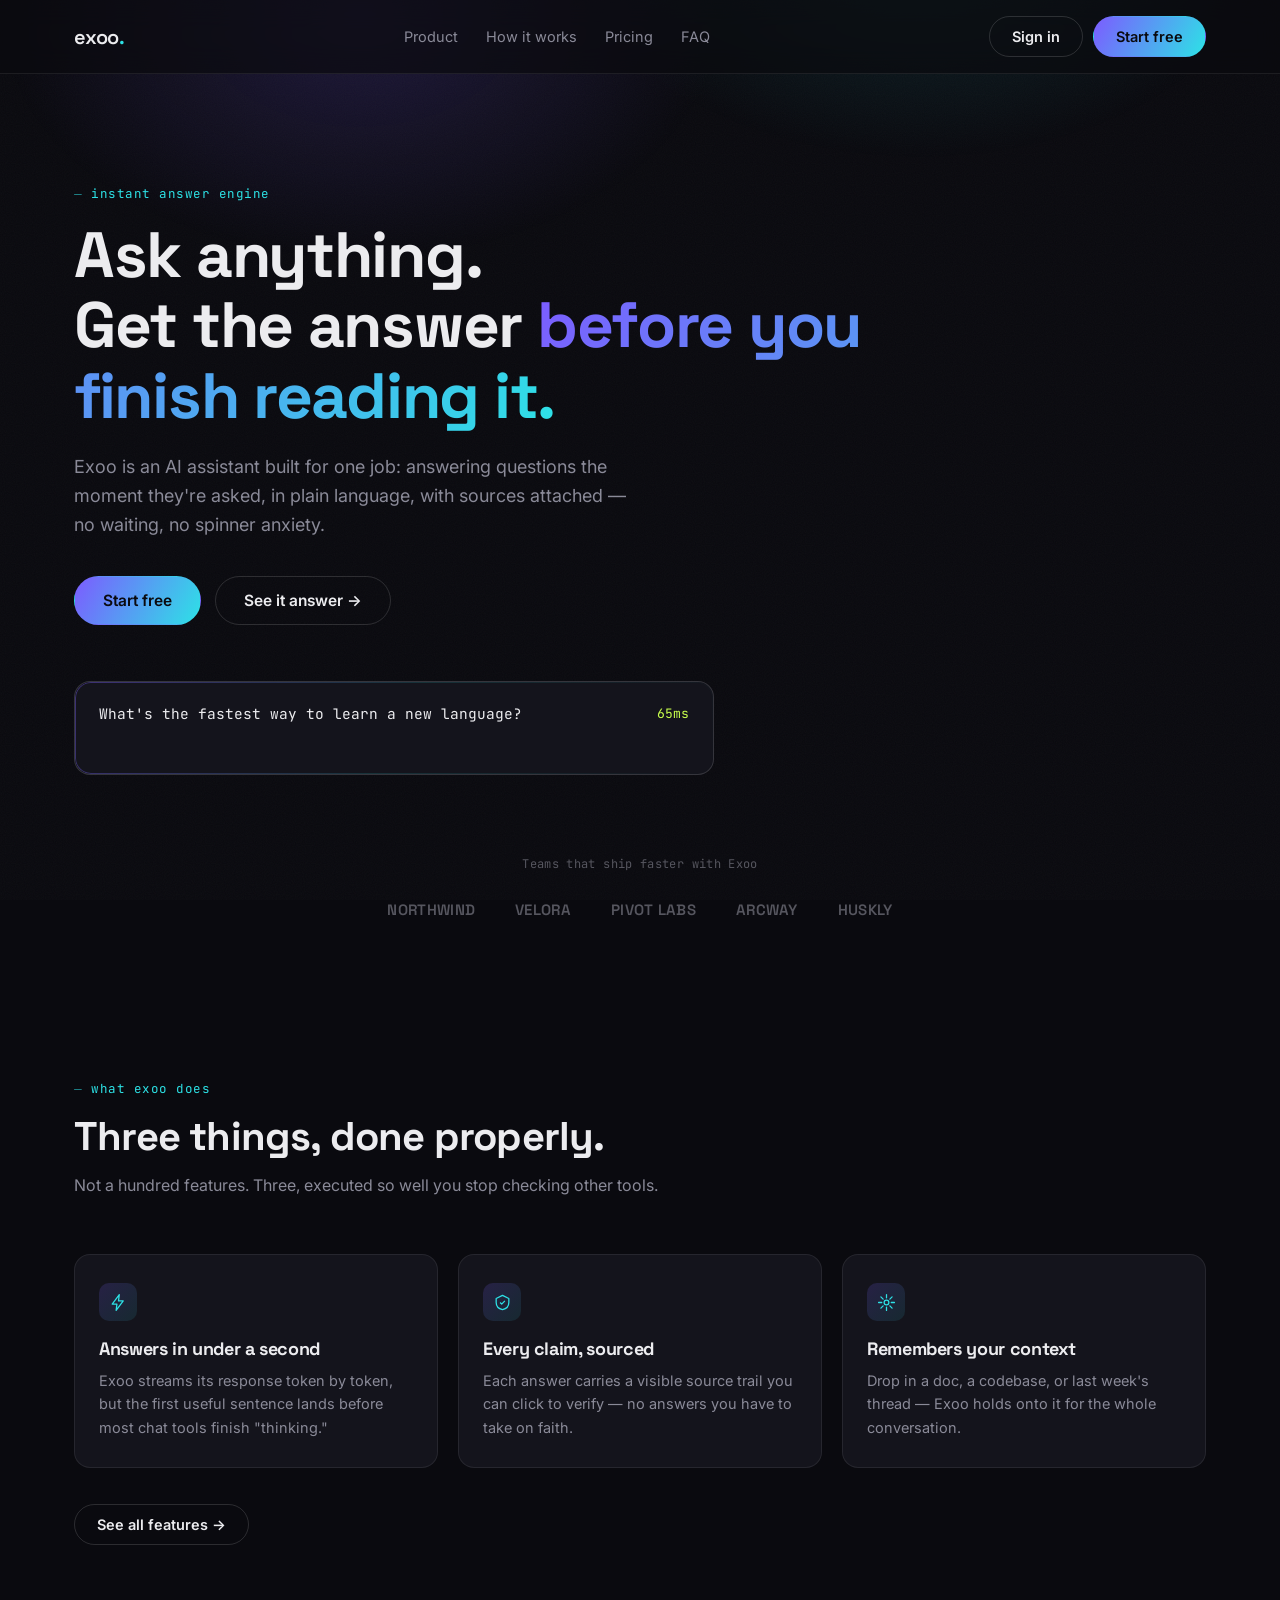
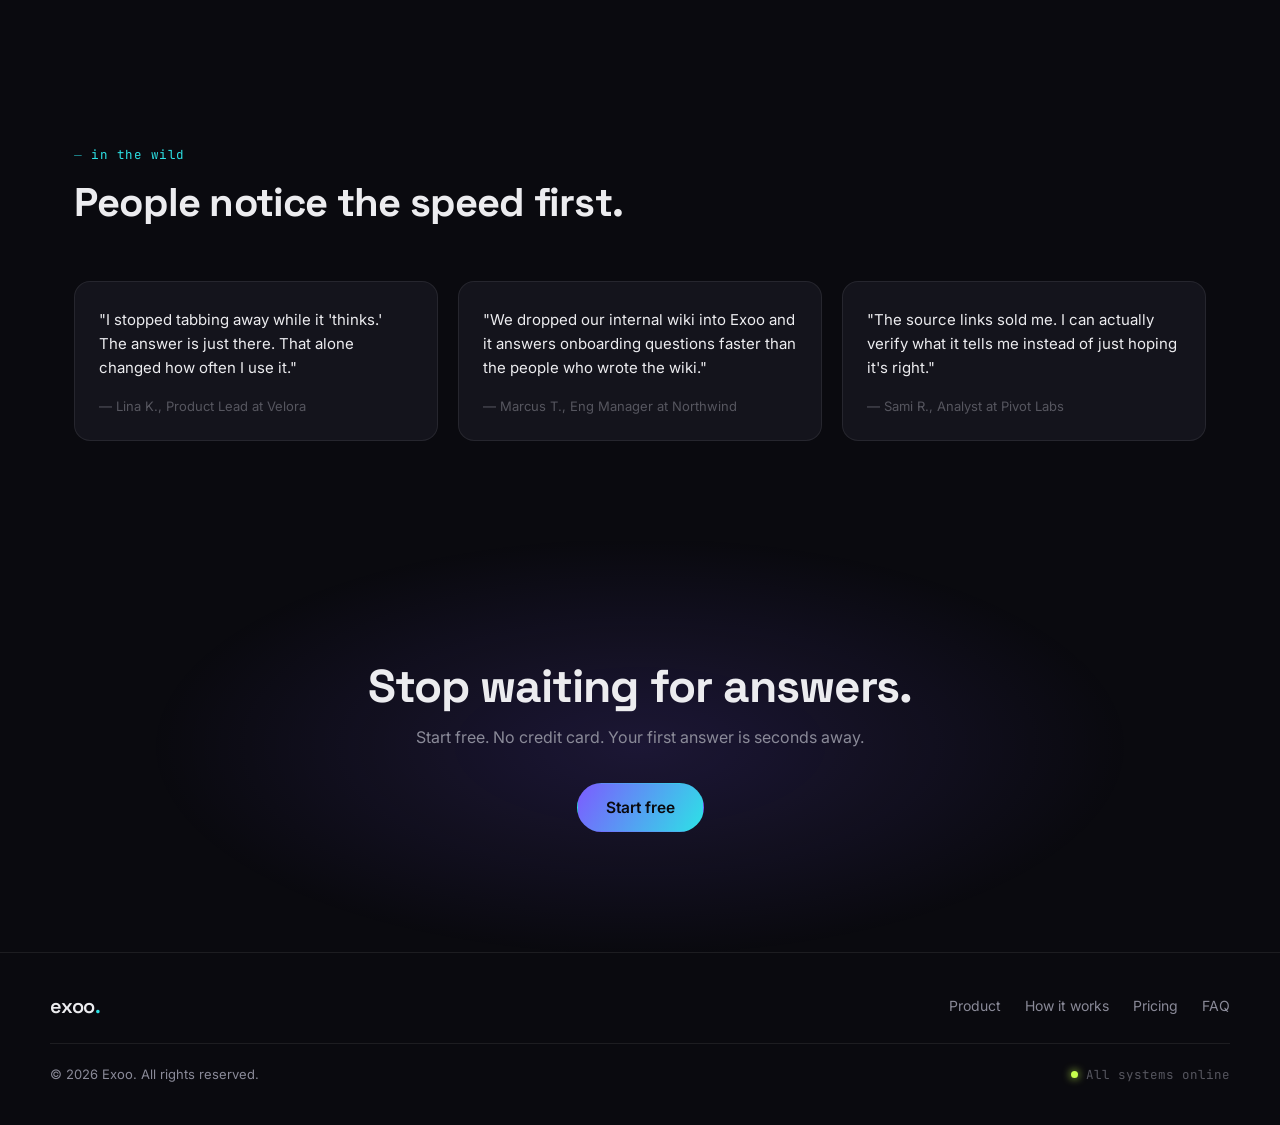
<file: index.html>
<!DOCTYPE html>
<html lang="en">
<head>
<meta charset="UTF-8">
<meta name="viewport" content="width=device-width, initial-scale=1.0">
<title>Exoo — Answers, instantly</title>
<link rel="preconnect" href="https://fonts.googleapis.com">
<link rel="preconnect" href="https://fonts.gstatic.com" crossorigin>
<link href="https://fonts.googleapis.com/css2?family=Space+Grotesk:wght@400;500;600;700&family=Inter:wght@400;500;600;700&family=JetBrains+Mono:wght@400;500&display=swap" rel="stylesheet">
<link rel="stylesheet" href="style.css">
</head>
<body>

<div class="noise"></div>
<div class="bg-glow"></div>

<header class="nav" id="nav">
  <div class="nav-inner">
    <a href="index.html" class="logo">exoo<span class="logo-dot">.</span></a>
    <nav class="nav-links">
      <a href="product.html">Product</a>
      <a href="how-it-works.html">How it works</a>
      <a href="pricing.html">Pricing</a>
      <a href="faq.html">FAQ</a>
    </nav>
    <div class="nav-actions">
      <a href="signin.html" class="btn btn-ghost">Sign in</a>
      <a href="signup.html" class="btn btn-primary">Start free</a>
    </div>
    <button class="nav-toggle" id="navToggle" aria-label="Open menu" aria-expanded="false">
      <span></span><span></span><span></span>
    </button>
  </div>
  <div class="nav-mobile" id="navMobile">
    <a href="product.html">Product</a>
    <a href="how-it-works.html">How it works</a>
    <a href="pricing.html">Pricing</a>
    <a href="faq.html">FAQ</a>
    <a href="signup.html" class="btn btn-primary full">Start free</a>
  </div>
</header>

<main id="top">

  <!-- HERO -->
  <section class="hero">
    <div class="hero-inner">
      <p class="eyebrow mono">⏤ instant answer engine</p>
      <h1 class="hero-title">
        Ask anything.<br>
        Get the answer <span class="grad-text">before you finish reading it.</span>
      </h1>
      <p class="hero-sub">Exoo is an AI assistant built for one job: answering questions the moment they're asked, in plain language, with sources attached — no waiting, no spinner anxiety.</p>
      <div class="hero-ctas">
        <a href="pricing.html" class="btn btn-primary btn-lg">Start free</a>
        <a href="product.html" class="btn btn-ghost btn-lg">See it answer →</a>
      </div>

      <!-- Live demo strip -->
      <div class="ask-strip" id="askStrip">
        <div class="ask-strip-row">
          <span class="ask-q mono" id="askQ">Ask Exoo anything…</span>
          <span class="ask-timer mono" id="askTimer">0ms</span>
        </div>
        <div class="ask-strip-answer" id="askAnswer"></div>
      </div>
    </div>
  </section>

  <!-- LOGOS -->
  <section class="logos">
    <p class="logos-label mono">Teams that ship faster with Exoo</p>
    <div class="logos-row">
      <span>NORTHWIND</span>
      <span>VELORA</span>
      <span>PIVOT&nbsp;LABS</span>
      <span>ARCWAY</span>
      <span>HUSKLY</span>
    </div>
  </section>

  <!-- FEATURES (brief, links to full page) -->
  <section class="features">
    <div class="section-head">
      <p class="eyebrow mono">⏤ what exoo does</p>
      <h2>Three things, done properly.</h2>
      <p class="section-sub">Not a hundred features. Three, executed so well you stop checking other tools.</p>
    </div>
    <div class="feature-grid">
      <div class="feature-card">
        <div class="feature-icon" aria-hidden="true">
          <svg viewBox="0 0 24 24" fill="none"><path d="M13 2L4 14h6l-1 8 9-12h-6l1-8z" stroke="currentColor" stroke-width="1.6" stroke-linejoin="round"/></svg>
        </div>
        <h3>Answers in under a second</h3>
        <p>Exoo streams its response token by token, but the first useful sentence lands before most chat tools finish "thinking."</p>
      </div>
      <div class="feature-card">
        <div class="feature-icon" aria-hidden="true">
          <svg viewBox="0 0 24 24" fill="none"><path d="M9 12l2 2 4-4M12 3l8 4v5c0 5-3.5 8-8 9-4.5-1-8-4-8-9V7l8-4z" stroke="currentColor" stroke-width="1.6" stroke-linejoin="round"/></svg>
        </div>
        <h3>Every claim, sourced</h3>
        <p>Each answer carries a visible source trail you can click to verify — no answers you have to take on faith.</p>
      </div>
      <div class="feature-card">
        <div class="feature-icon" aria-hidden="true">
          <svg viewBox="0 0 24 24" fill="none"><circle cx="12" cy="12" r="3" stroke="currentColor" stroke-width="1.6"/><path d="M12 2v4M12 18v4M4.93 4.93l2.83 2.83M16.24 16.24l2.83 2.83M2 12h4M18 12h4M4.93 19.07l2.83-2.83M16.24 7.76l2.83-2.83" stroke="currentColor" stroke-width="1.6" stroke-linecap="round"/></svg>
        </div>
        <h3>Remembers your context</h3>
        <p>Drop in a doc, a codebase, or last week's thread — Exoo holds onto it for the whole conversation.</p>
      </div>
    </div>
    <div style="margin-top:36px;">
      <a href="product.html" class="btn btn-ghost">See all features →</a>
    </div>
  </section>

  <!-- TESTIMONIALS -->
  <section class="testimonials">
    <div class="section-head">
      <p class="eyebrow mono">⏤ in the wild</p>
      <h2>People notice the speed first.</h2>
    </div>
    <div class="testimonial-grid">
      <blockquote class="testimonial-card">
        <p>"I stopped tabbing away while it 'thinks.' The answer is just there. That alone changed how often I use it."</p>
        <footer>— Lina K., Product Lead at Velora</footer>
      </blockquote>
      <blockquote class="testimonial-card">
        <p>"We dropped our internal wiki into Exoo and it answers onboarding questions faster than the people who wrote the wiki."</p>
        <footer>— Marcus T., Eng Manager at Northwind</footer>
      </blockquote>
      <blockquote class="testimonial-card">
        <p>"The source links sold me. I can actually verify what it tells me instead of just hoping it's right."</p>
        <footer>— Sami R., Analyst at Pivot Labs</footer>
      </blockquote>
    </div>
  </section>

  <!-- FINAL CTA -->
  <section class="final-cta">
    <div class="final-cta-glow"></div>
    <h2>Stop waiting for answers.</h2>
    <p>Start free. No credit card. Your first answer is seconds away.</p>
    <a href="signup.html" class="btn btn-primary btn-lg">Start free</a>
  </section>

</main>

<footer class="footer">
  <div class="footer-top">
    <a href="index.html" class="logo">exoo<span class="logo-dot">.</span></a>
    <nav class="footer-links">
      <a href="product.html">Product</a>
      <a href="how-it-works.html">How it works</a>
      <a href="pricing.html">Pricing</a>
      <a href="faq.html">FAQ</a>
    </nav>
  </div>
  <div class="footer-bottom">
    <p>© 2026 Exoo. All rights reserved.</p>
    <div class="status mono"><span class="status-dot"></span> All systems online</div>
  </div>
</footer>

<script src="script.js"></script>
</body>
</html>
</file>
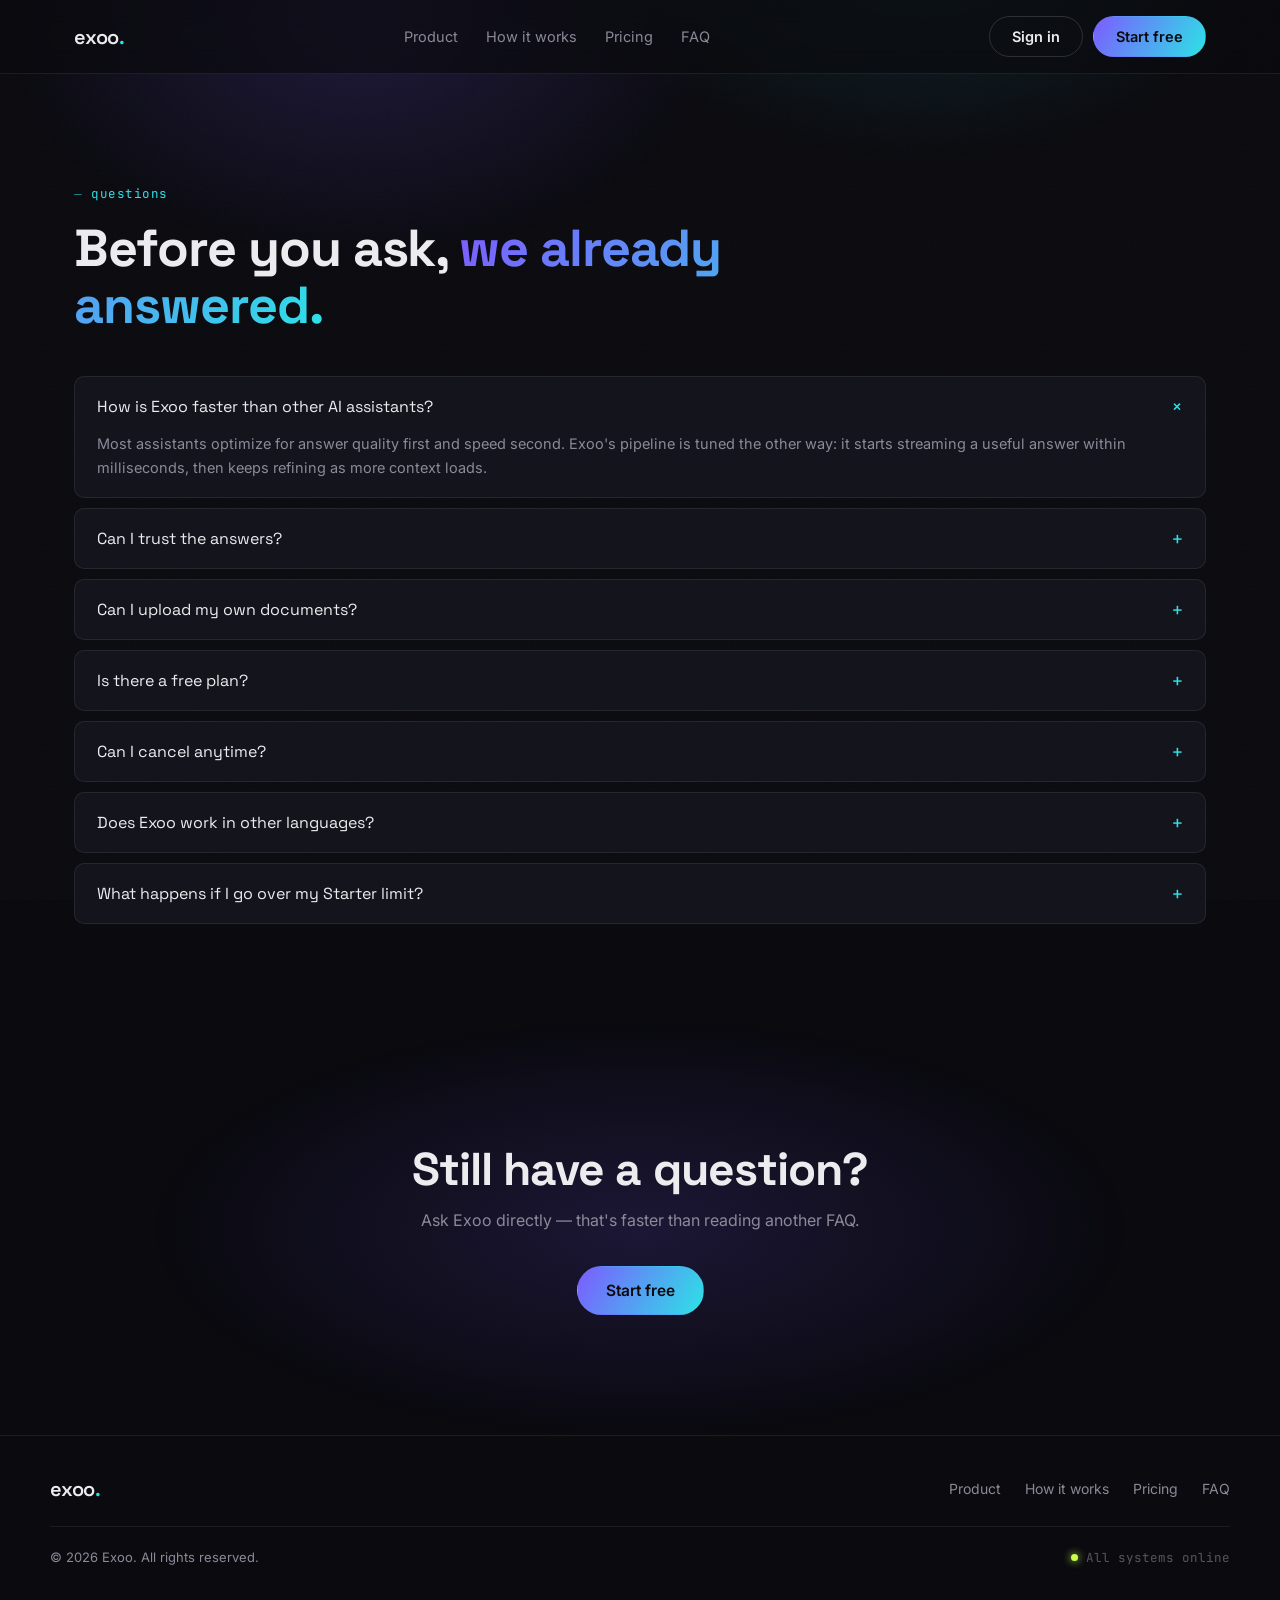
<file: faq.html>
<!DOCTYPE html>
<html lang="en">
<head>
<meta charset="UTF-8">
<meta name="viewport" content="width=device-width, initial-scale=1.0">
<title>FAQ — Exoo</title>
<link rel="preconnect" href="https://fonts.googleapis.com">
<link rel="preconnect" href="https://fonts.gstatic.com" crossorigin>
<link href="https://fonts.googleapis.com/css2?family=Space+Grotesk:wght@400;500;600;700&family=Inter:wght@400;500;600;700&family=JetBrains+Mono:wght@400;500&display=swap" rel="stylesheet">
<link rel="stylesheet" href="style.css">
</head>
<body>

<div class="noise"></div>
<div class="bg-glow"></div>

<header class="nav" id="nav">
  <div class="nav-inner">
    <a href="index.html" class="logo">exoo<span class="logo-dot">.</span></a>
    <nav class="nav-links">
      <a href="product.html">Product</a>
      <a href="how-it-works.html">How it works</a>
      <a href="pricing.html">Pricing</a>
      <a href="faq.html">FAQ</a>
    </nav>
    <div class="nav-actions">
      <a href="signin.html" class="btn btn-ghost">Sign in</a>
      <a href="signup.html" class="btn btn-primary">Start free</a>
    </div>
    <button class="nav-toggle" id="navToggle" aria-label="Open menu" aria-expanded="false">
      <span></span><span></span><span></span>
    </button>
  </div>
  <div class="nav-mobile" id="navMobile">
    <a href="product.html">Product</a>
    <a href="how-it-works.html">How it works</a>
    <a href="pricing.html">Pricing</a>
    <a href="faq.html">FAQ</a>
    <a href="signup.html" class="btn btn-primary full">Start free</a>
  </div>
</header>

<main>

  <section class="hero" style="padding-bottom:20px;">
    <div class="hero-inner">
      <p class="eyebrow mono">⏤ questions</p>
      <h1 class="hero-title" style="font-size:clamp(32px,5vw,52px);">
        Before you ask, <span class="grad-text">we already answered.</span>
      </h1>
    </div>
  </section>

  <section class="faq" style="padding-top:0;">
    <div class="faq-list">
      <details class="faq-item" open>
        <summary>How is Exoo faster than other AI assistants?<span class="faq-icon">+</span></summary>
        <p>Most assistants optimize for answer quality first and speed second. Exoo's pipeline is tuned the other way: it starts streaming a useful answer within milliseconds, then keeps refining as more context loads.</p>
      </details>
      <details class="faq-item">
        <summary>Can I trust the answers?<span class="faq-icon">+</span></summary>
        <p>Every answer comes with inline source citations you can click to verify. If Exoo isn't confident, it says so instead of guessing.</p>
      </details>
      <details class="faq-item">
        <summary>Can I upload my own documents?<span class="faq-icon">+</span></summary>
        <p>Yes. Pro and Team plans let you upload docs, PDFs, or connect a codebase, and Exoo will answer using that context for the rest of the conversation.</p>
      </details>
      <details class="faq-item">
        <summary>Is there a free plan?<span class="faq-icon">+</span></summary>
        <p>Yes. Starter gives you 50 questions a month at no cost, no credit card required.</p>
      </details>
      <details class="faq-item">
        <summary>Can I cancel anytime?<span class="faq-icon">+</span></summary>
        <p>Yes. Cancel from your account settings at any time — you'll keep access until the end of your billing period.</p>
      </details>
      <details class="faq-item">
        <summary>Does Exoo work in other languages?<span class="faq-icon">+</span></summary>
        <p>Yes. Ask in whichever language you're comfortable with — Exoo answers in that same language by default.</p>
      </details>
      <details class="faq-item">
        <summary>What happens if I go over my Starter limit?<span class="faq-icon">+</span></summary>
        <p>You'll get a heads-up in the app once you're close. You can upgrade to Pro at any point to keep going without interruption.</p>
      </details>
    </div>
  </section>

  <section class="final-cta">
    <div class="final-cta-glow"></div>
    <h2>Still have a question?</h2>
    <p>Ask Exoo directly — that's faster than reading another FAQ.</p>
    <a href="signup.html" class="btn btn-primary btn-lg">Start free</a>
  </section>

</main>

<footer class="footer">
  <div class="footer-top">
    <a href="index.html" class="logo">exoo<span class="logo-dot">.</span></a>
    <nav class="footer-links">
      <a href="product.html">Product</a>
      <a href="how-it-works.html">How it works</a>
      <a href="pricing.html">Pricing</a>
      <a href="faq.html">FAQ</a>
    </nav>
  </div>
  <div class="footer-bottom">
    <p>© 2026 Exoo. All rights reserved.</p>
    <div class="status mono"><span class="status-dot"></span> All systems online</div>
  </div>
</footer>

<script src="script.js"></script>
</body>
</html>
</file>
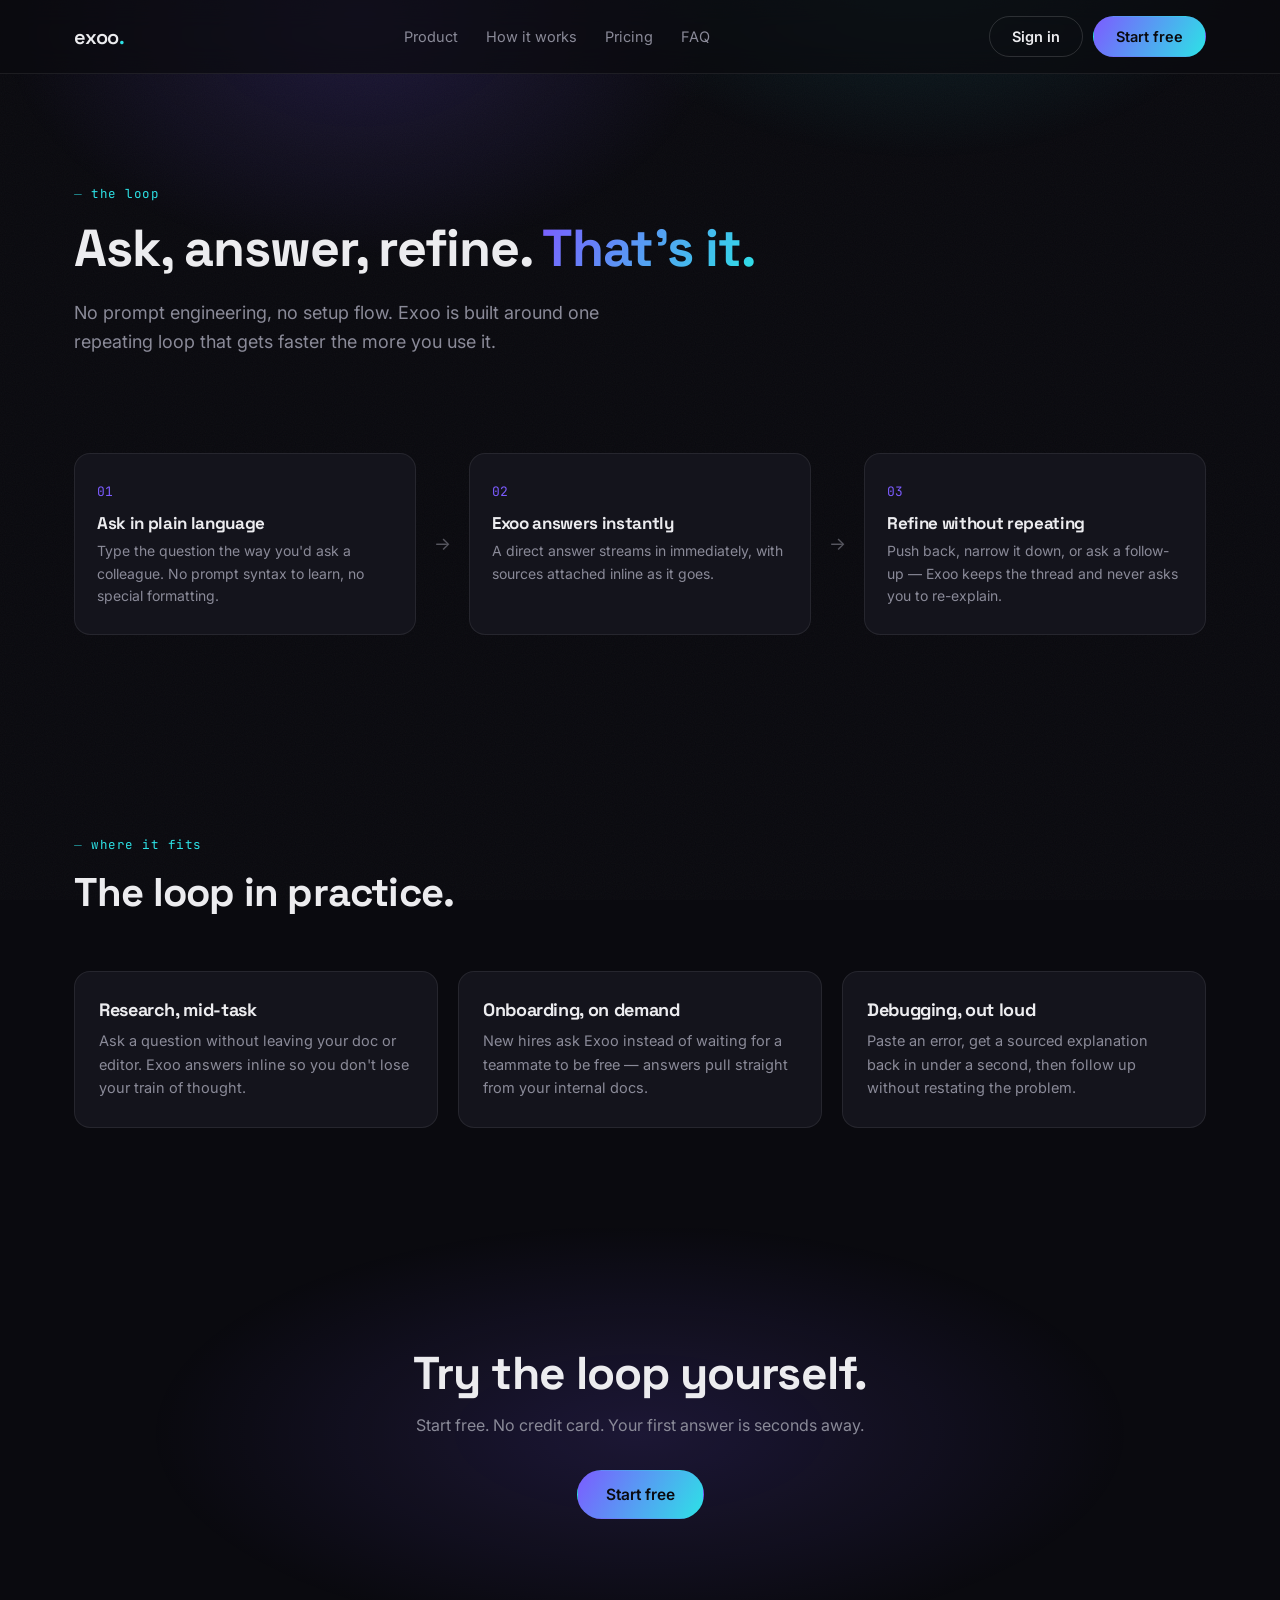
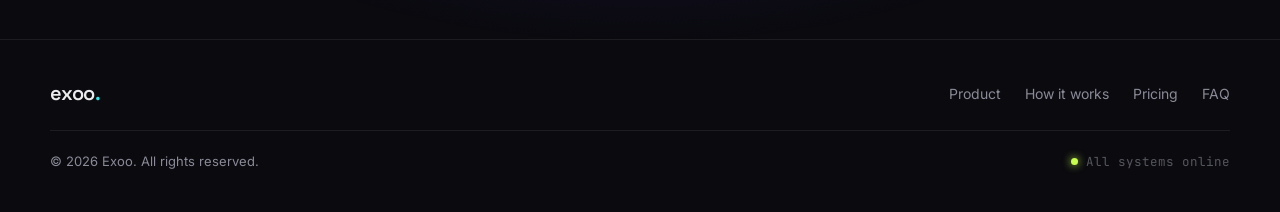
<file: how-it-works.html>
<!DOCTYPE html>
<html lang="en">
<head>
<meta charset="UTF-8">
<meta name="viewport" content="width=device-width, initial-scale=1.0">
<title>How it works — Exoo</title>
<link rel="preconnect" href="https://fonts.googleapis.com">
<link rel="preconnect" href="https://fonts.gstatic.com" crossorigin>
<link href="https://fonts.googleapis.com/css2?family=Space+Grotesk:wght@400;500;600;700&family=Inter:wght@400;500;600;700&family=JetBrains+Mono:wght@400;500&display=swap" rel="stylesheet">
<link rel="stylesheet" href="style.css">
</head>
<body>

<div class="noise"></div>
<div class="bg-glow"></div>

<header class="nav" id="nav">
  <div class="nav-inner">
    <a href="index.html" class="logo">exoo<span class="logo-dot">.</span></a>
    <nav class="nav-links">
      <a href="product.html">Product</a>
      <a href="how-it-works.html">How it works</a>
      <a href="pricing.html">Pricing</a>
      <a href="faq.html">FAQ</a>
    </nav>
    <div class="nav-actions">
      <a href="signin.html" class="btn btn-ghost">Sign in</a>
      <a href="signup.html" class="btn btn-primary">Start free</a>
    </div>
    <button class="nav-toggle" id="navToggle" aria-label="Open menu" aria-expanded="false">
      <span></span><span></span><span></span>
    </button>
  </div>
  <div class="nav-mobile" id="navMobile">
    <a href="product.html">Product</a>
    <a href="how-it-works.html">How it works</a>
    <a href="pricing.html">Pricing</a>
    <a href="faq.html">FAQ</a>
    <a href="signup.html" class="btn btn-primary full">Start free</a>
  </div>
</header>

<main>

  <section class="hero" style="padding-bottom:40px;">
    <div class="hero-inner">
      <p class="eyebrow mono">⏤ the loop</p>
      <h1 class="hero-title" style="font-size:clamp(32px,5vw,52px);">
        Ask, answer, refine. <span class="grad-text">That's it.</span>
      </h1>
      <p class="hero-sub">No prompt engineering, no setup flow. Exoo is built around one repeating loop that gets faster the more you use it.</p>
    </div>
  </section>

  <section class="how" style="padding-top:20px;">
    <div class="how-flow">
      <div class="how-step">
        <span class="how-num mono">01</span>
        <h3>Ask in plain language</h3>
        <p>Type the question the way you'd ask a colleague. No prompt syntax to learn, no special formatting.</p>
      </div>
      <div class="how-arrow" aria-hidden="true">→</div>
      <div class="how-step">
        <span class="how-num mono">02</span>
        <h3>Exoo answers instantly</h3>
        <p>A direct answer streams in immediately, with sources attached inline as it goes.</p>
      </div>
      <div class="how-arrow" aria-hidden="true">→</div>
      <div class="how-step">
        <span class="how-num mono">03</span>
        <h3>Refine without repeating</h3>
        <p>Push back, narrow it down, or ask a follow-up — Exoo keeps the thread and never asks you to re-explain.</p>
      </div>
    </div>
  </section>

  <!-- EXTRA DETAIL: typical use cases -->
  <section class="features">
    <div class="section-head">
      <p class="eyebrow mono">⏤ where it fits</p>
      <h2>The loop in practice.</h2>
    </div>
    <div class="feature-grid">
      <div class="feature-card">
        <h3>Research, mid-task</h3>
        <p>Ask a question without leaving your doc or editor. Exoo answers inline so you don't lose your train of thought.</p>
      </div>
      <div class="feature-card">
        <h3>Onboarding, on demand</h3>
        <p>New hires ask Exoo instead of waiting for a teammate to be free — answers pull straight from your internal docs.</p>
      </div>
      <div class="feature-card">
        <h3>Debugging, out loud</h3>
        <p>Paste an error, get a sourced explanation back in under a second, then follow up without restating the problem.</p>
      </div>
    </div>
  </section>

  <section class="final-cta">
    <div class="final-cta-glow"></div>
    <h2>Try the loop yourself.</h2>
    <p>Start free. No credit card. Your first answer is seconds away.</p>
    <a href="signup.html" class="btn btn-primary btn-lg">Start free</a>
  </section>

</main>

<footer class="footer">
  <div class="footer-top">
    <a href="index.html" class="logo">exoo<span class="logo-dot">.</span></a>
    <nav class="footer-links">
      <a href="product.html">Product</a>
      <a href="how-it-works.html">How it works</a>
      <a href="pricing.html">Pricing</a>
      <a href="faq.html">FAQ</a>
    </nav>
  </div>
  <div class="footer-bottom">
    <p>© 2026 Exoo. All rights reserved.</p>
    <div class="status mono"><span class="status-dot"></span> All systems online</div>
  </div>
</footer>

<script src="script.js"></script>
</body>
</html>
</file>
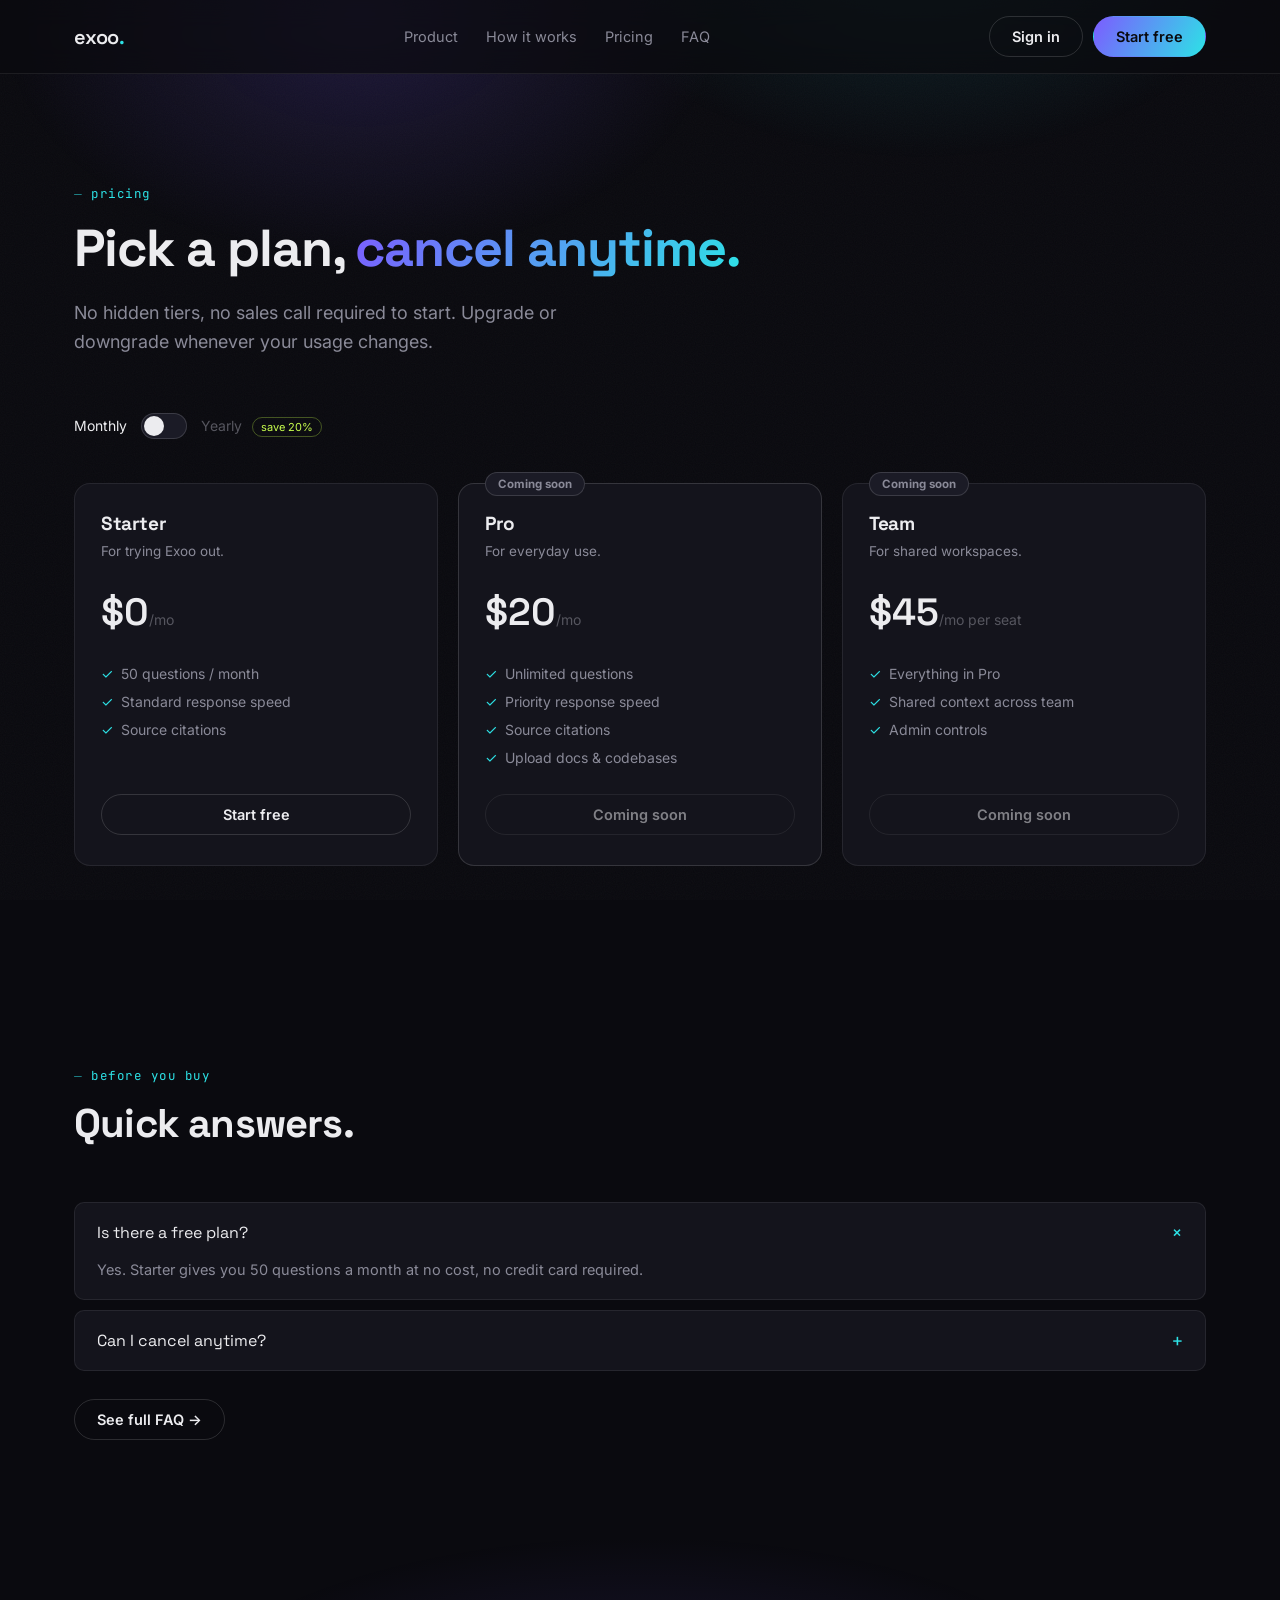
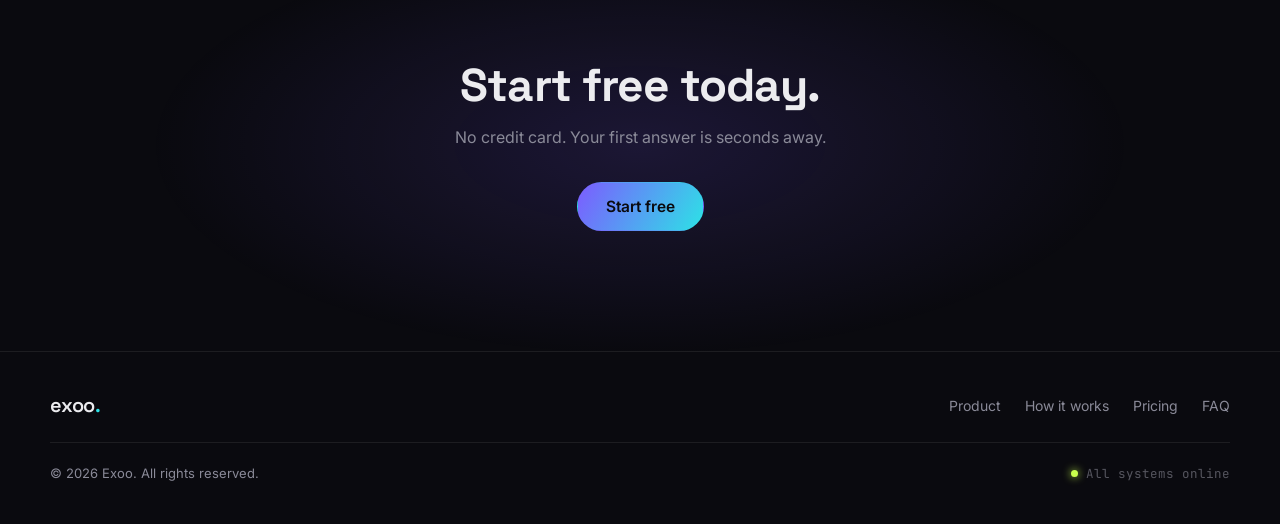
<file: pricing.html>
<!DOCTYPE html>
<html lang="en">
<head>
<meta charset="UTF-8">
<meta name="viewport" content="width=device-width, initial-scale=1.0">
<title>Pricing — Exoo</title>
<link rel="preconnect" href="https://fonts.googleapis.com">
<link rel="preconnect" href="https://fonts.gstatic.com" crossorigin>
<link href="https://fonts.googleapis.com/css2?family=Space+Grotesk:wght@400;500;600;700&family=Inter:wght@400;500;600;700&family=JetBrains+Mono:wght@400;500&display=swap" rel="stylesheet">
<link rel="stylesheet" href="style.css">
</head>
<body>

<div class="noise"></div>
<div class="bg-glow"></div>

<header class="nav" id="nav">
  <div class="nav-inner">
    <a href="index.html" class="logo">exoo<span class="logo-dot">.</span></a>
    <nav class="nav-links">
      <a href="product.html">Product</a>
      <a href="how-it-works.html">How it works</a>
      <a href="pricing.html">Pricing</a>
      <a href="faq.html">FAQ</a>
    </nav>
    <div class="nav-actions">
      <a href="signin.html" class="btn btn-ghost">Sign in</a>
      <a href="signup.html" class="btn btn-primary">Start free</a>
    </div>
    <button class="nav-toggle" id="navToggle" aria-label="Open menu" aria-expanded="false">
      <span></span><span></span><span></span>
    </button>
  </div>
  <div class="nav-mobile" id="navMobile">
    <a href="product.html">Product</a>
    <a href="how-it-works.html">How it works</a>
    <a href="pricing.html">Pricing</a>
    <a href="faq.html">FAQ</a>
    <a href="signup.html" class="btn btn-primary full">Start free</a>
  </div>
</header>

<main>

  <section class="hero" style="padding-bottom:20px;">
    <div class="hero-inner">
      <p class="eyebrow mono">⏤ pricing</p>
      <h1 class="hero-title" style="font-size:clamp(32px,5vw,52px);">
        Pick a plan, <span class="grad-text">cancel anytime.</span>
      </h1>
      <p class="hero-sub">No hidden tiers, no sales call required to start. Upgrade or downgrade whenever your usage changes.</p>
    </div>
  </section>

  <section class="pricing" style="padding-top:0;">
    <div class="pricing-toggle">
      <span class="toggle-label active" id="labelMonthly">Monthly</span>
      <button class="toggle-switch" id="billingToggle" role="switch" aria-checked="false" aria-label="Toggle yearly billing">
        <span class="toggle-knob"></span>
      </button>
      <span class="toggle-label" id="labelYearly">Yearly <span class="save-tag">save 20%</span></span>
    </div>

    <div class="pricing-grid">
      <div class="price-card">
        <h3>Starter</h3>
        <p class="price-desc">For trying Exoo out.</p>
        <p class="price-amount"><span class="amt" data-monthly="0" data-yearly="0">$0</span><span class="per">/mo</span></p>
        <ul class="price-features">
          <li>50 questions / month</li>
          <li>Standard response speed</li>
          <li>Source citations</li>
        </ul>
        <a href="signup.html" class="btn btn-ghost full">Start free</a>
      </div>
      <div class="price-card featured coming-soon">
        <span class="price-badge soon-badge">Coming soon</span>
        <h3>Pro</h3>
        <p class="price-desc">For everyday use.</p>
        <p class="price-amount"><span class="amt" data-monthly="20" data-yearly="16">$20</span><span class="per">/mo</span></p>
        <ul class="price-features">
          <li>Unlimited questions</li>
          <li>Priority response speed</li>
          <li>Source citations</li>
          <li>Upload docs &amp; codebases</li>
        </ul>
        <button class="btn btn-ghost full" disabled>Coming soon</button>
      </div>
      <div class="price-card coming-soon">
        <span class="price-badge soon-badge">Coming soon</span>
        <h3>Team</h3>
        <p class="price-desc">For shared workspaces.</p>
        <p class="price-amount"><span class="amt" data-monthly="45" data-yearly="36">$45</span><span class="per">/mo per seat</span></p>
        <ul class="price-features">
          <li>Everything in Pro</li>
          <li>Shared context across team</li>
          <li>Admin controls</li>
        </ul>
        <button class="btn btn-ghost full" disabled>Coming soon</button>
      </div>
    </div>
  </section>

  <!-- FAQ teaser linking to full FAQ page -->
  <section class="faq">
    <div class="section-head">
      <p class="eyebrow mono">⏤ before you buy</p>
      <h2>Quick answers.</h2>
    </div>
    <div class="faq-list">
      <details class="faq-item" open>
        <summary>Is there a free plan?<span class="faq-icon">+</span></summary>
        <p>Yes. Starter gives you 50 questions a month at no cost, no credit card required.</p>
      </details>
      <details class="faq-item">
        <summary>Can I cancel anytime?<span class="faq-icon">+</span></summary>
        <p>Yes. Cancel from your account settings at any time — you'll keep access until the end of your billing period.</p>
      </details>
    </div>
    <div style="margin-top:28px;">
      <a href="faq.html" class="btn btn-ghost">See full FAQ →</a>
    </div>
  </section>

  <section class="final-cta">
    <div class="final-cta-glow"></div>
    <h2>Start free today.</h2>
    <p>No credit card. Your first answer is seconds away.</p>
    <a href="signup.html" class="btn btn-primary btn-lg">Start free</a>
  </section>

</main>

<footer class="footer">
  <div class="footer-top">
    <a href="index.html" class="logo">exoo<span class="logo-dot">.</span></a>
    <nav class="footer-links">
      <a href="product.html">Product</a>
      <a href="how-it-works.html">How it works</a>
      <a href="pricing.html">Pricing</a>
      <a href="faq.html">FAQ</a>
    </nav>
  </div>
  <div class="footer-bottom">
    <p>© 2026 Exoo. All rights reserved.</p>
    <div class="status mono"><span class="status-dot"></span> All systems online</div>
  </div>
</footer>

<script src="script.js"></script>
</body>
</html>
</file>
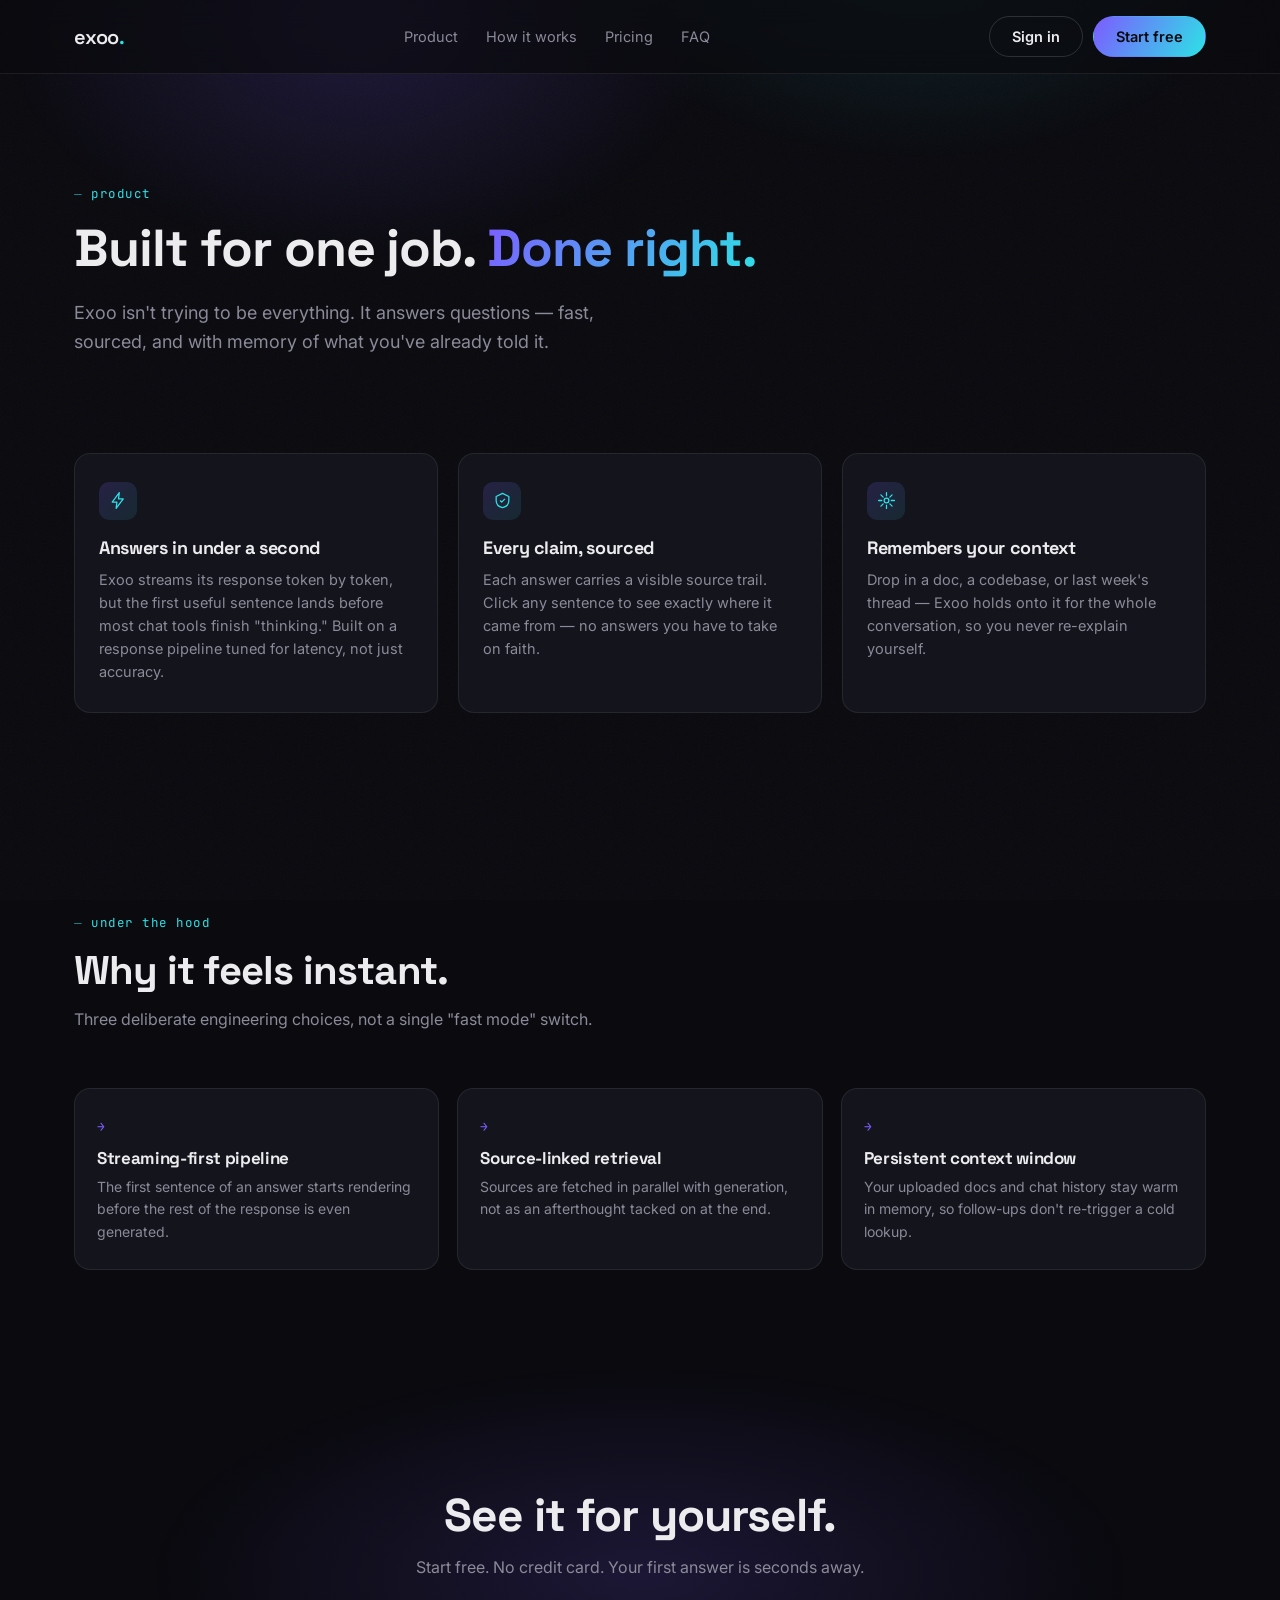
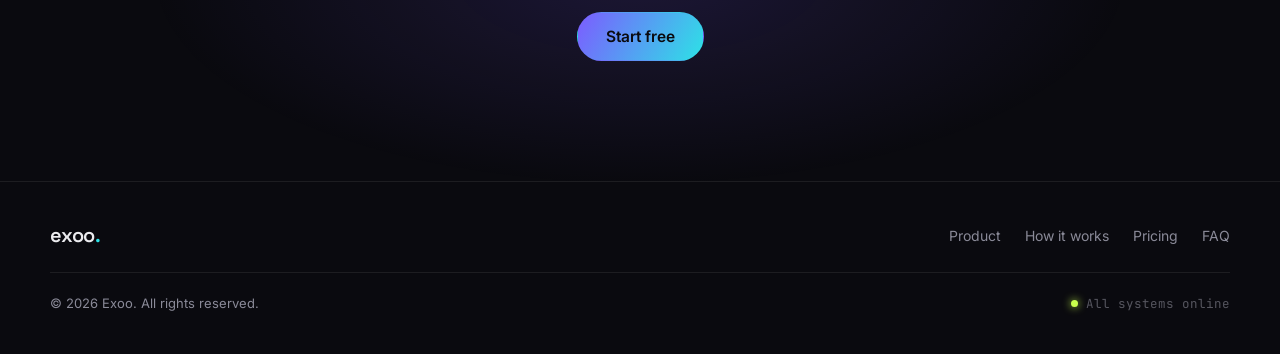
<file: product.html>
<!DOCTYPE html>
<html lang="en">
<head>
<meta charset="UTF-8">
<meta name="viewport" content="width=device-width, initial-scale=1.0">
<title>Product — Exoo</title>
<link rel="preconnect" href="https://fonts.googleapis.com">
<link rel="preconnect" href="https://fonts.gstatic.com" crossorigin>
<link href="https://fonts.googleapis.com/css2?family=Space+Grotesk:wght@400;500;600;700&family=Inter:wght@400;500;600;700&family=JetBrains+Mono:wght@400;500&display=swap" rel="stylesheet">
<link rel="stylesheet" href="style.css">
</head>
<body>

<div class="noise"></div>
<div class="bg-glow"></div>

<header class="nav" id="nav">
  <div class="nav-inner">
    <a href="index.html" class="logo">exoo<span class="logo-dot">.</span></a>
    <nav class="nav-links">
      <a href="product.html">Product</a>
      <a href="how-it-works.html">How it works</a>
      <a href="pricing.html">Pricing</a>
      <a href="faq.html">FAQ</a>
    </nav>
    <div class="nav-actions">
      <a href="signin.html" class="btn btn-ghost">Sign in</a>
      <a href="signup.html" class="btn btn-primary">Start free</a>
    </div>
    <button class="nav-toggle" id="navToggle" aria-label="Open menu" aria-expanded="false">
      <span></span><span></span><span></span>
    </button>
  </div>
  <div class="nav-mobile" id="navMobile">
    <a href="product.html">Product</a>
    <a href="how-it-works.html">How it works</a>
    <a href="pricing.html">Pricing</a>
    <a href="faq.html">FAQ</a>
    <a href="signup.html" class="btn btn-primary full">Start free</a>
  </div>
</header>

<main>

  <section class="hero" style="padding-bottom:40px;">
    <div class="hero-inner">
      <p class="eyebrow mono">⏤ product</p>
      <h1 class="hero-title" style="font-size:clamp(32px,5vw,52px);">
        Built for one job. <span class="grad-text">Done right.</span>
      </h1>
      <p class="hero-sub">Exoo isn't trying to be everything. It answers questions — fast, sourced, and with memory of what you've already told it.</p>
    </div>
  </section>

  <!-- FEATURES DETAILED -->
  <section class="features" style="padding-top:20px;">
    <div class="feature-grid">
      <div class="feature-card">
        <div class="feature-icon" aria-hidden="true">
          <svg viewBox="0 0 24 24" fill="none"><path d="M13 2L4 14h6l-1 8 9-12h-6l1-8z" stroke="currentColor" stroke-width="1.6" stroke-linejoin="round"/></svg>
        </div>
        <h3>Answers in under a second</h3>
        <p>Exoo streams its response token by token, but the first useful sentence lands before most chat tools finish "thinking." Built on a response pipeline tuned for latency, not just accuracy.</p>
      </div>
      <div class="feature-card">
        <div class="feature-icon" aria-hidden="true">
          <svg viewBox="0 0 24 24" fill="none"><path d="M9 12l2 2 4-4M12 3l8 4v5c0 5-3.5 8-8 9-4.5-1-8-4-8-9V7l8-4z" stroke="currentColor" stroke-width="1.6" stroke-linejoin="round"/></svg>
        </div>
        <h3>Every claim, sourced</h3>
        <p>Each answer carries a visible source trail. Click any sentence to see exactly where it came from — no answers you have to take on faith.</p>
      </div>
      <div class="feature-card">
        <div class="feature-icon" aria-hidden="true">
          <svg viewBox="0 0 24 24" fill="none"><circle cx="12" cy="12" r="3" stroke="currentColor" stroke-width="1.6"/><path d="M12 2v4M12 18v4M4.93 4.93l2.83 2.83M16.24 16.24l2.83 2.83M2 12h4M18 12h4M4.93 19.07l2.83-2.83M16.24 7.76l2.83-2.83" stroke="currentColor" stroke-width="1.6" stroke-linecap="round"/></svg>
        </div>
        <h3>Remembers your context</h3>
        <p>Drop in a doc, a codebase, or last week's thread — Exoo holds onto it for the whole conversation, so you never re-explain yourself.</p>
      </div>
    </div>
  </section>

  <!-- ADDITIONAL DETAIL SECTION -->
  <section class="how">
    <div class="section-head">
      <p class="eyebrow mono">⏤ under the hood</p>
      <h2>Why it feels instant.</h2>
      <p class="section-sub">Three deliberate engineering choices, not a single "fast mode" switch.</p>
    </div>
    <div class="how-flow">
      <div class="how-step">
        <span class="how-num mono">→</span>
        <h3>Streaming-first pipeline</h3>
        <p>The first sentence of an answer starts rendering before the rest of the response is even generated.</p>
      </div>
      <div class="how-step">
        <span class="how-num mono">→</span>
        <h3>Source-linked retrieval</h3>
        <p>Sources are fetched in parallel with generation, not as an afterthought tacked on at the end.</p>
      </div>
      <div class="how-step">
        <span class="how-num mono">→</span>
        <h3>Persistent context window</h3>
        <p>Your uploaded docs and chat history stay warm in memory, so follow-ups don't re-trigger a cold lookup.</p>
      </div>
    </div>
  </section>

  <section class="final-cta">
    <div class="final-cta-glow"></div>
    <h2>See it for yourself.</h2>
    <p>Start free. No credit card. Your first answer is seconds away.</p>
    <a href="signup.html" class="btn btn-primary btn-lg">Start free</a>
  </section>

</main>

<footer class="footer">
  <div class="footer-top">
    <a href="index.html" class="logo">exoo<span class="logo-dot">.</span></a>
    <nav class="footer-links">
      <a href="product.html">Product</a>
      <a href="how-it-works.html">How it works</a>
      <a href="pricing.html">Pricing</a>
      <a href="faq.html">FAQ</a>
    </nav>
  </div>
  <div class="footer-bottom">
    <p>© 2026 Exoo. All rights reserved.</p>
    <div class="status mono"><span class="status-dot"></span> All systems online</div>
  </div>
</footer>

<script src="script.js"></script>
</body>
</html>
</file>
<file: style.css>
/* ============================
   TOKENS
============================ */
:root {
  --bg: #0A0A0F;
  --surface: #14141C;
  --surface-2: #1B1B26;
  --border: rgba(255,255,255,0.08);
  --border-strong: rgba(255,255,255,0.14);
  --text: #ECECEF;
  --text-muted: #8A8A98;
  --text-dim: #56565F;

  --violet: #7C5CFF;
  --cyan: #2DE2E6;
  --lime: #C8FF4D;

  --grad: linear-gradient(120deg, var(--violet), var(--cyan));

  --font-display: 'Space Grotesk', sans-serif;
  --font-body: 'Inter', sans-serif;
  --font-mono: 'JetBrains Mono', monospace;

  --radius-sm: 10px;
  --radius-md: 16px;
  --radius-lg: 24px;

  --container: 1180px;
}

* { box-sizing: border-box; }

html { scroll-behavior: smooth; }

@media (prefers-reduced-motion: reduce) {
  html { scroll-behavior: auto; }
  *, *::before, *::after {
    animation-duration: 0.01ms !important;
    animation-iteration-count: 1 !important;
    transition-duration: 0.01ms !important;
  }
}

body {
  margin: 0;
  background: var(--bg);
  color: var(--text);
  font-family: var(--font-body);
  -webkit-font-smoothing: antialiased;
  overflow-x: hidden;
  position: relative;
}

.mono { font-family: var(--font-mono); }

h1, h2, h3 {
  font-family: var(--font-display);
  margin: 0;
  letter-spacing: -0.02em;
  line-height: 1.1;
}

p { margin: 0; color: var(--text-muted); line-height: 1.6; }

a { color: inherit; text-decoration: none; }

img, svg { display: block; }

:focus-visible {
  outline: 2px solid var(--cyan);
  outline-offset: 3px;
  border-radius: 4px;
}

/* ============================
   AMBIENCE
============================ */
.noise {
  position: fixed;
  inset: 0;
  z-index: 1;
  pointer-events: none;
  opacity: 0.035;
  background-image: url("data:image/svg+xml,%3Csvg xmlns='http://www.w3.org/2000/svg' width='100' height='100'%3E%3Cfilter id='n'%3E%3CfeTurbulence type='fractalNoise' baseFrequency='0.9' numOctaves='2' stitchTiles='stitch'/%3E%3C/filter%3E%3Crect width='100%25' height='100%25' filter='url(%23n)'/%3E%3C/svg%3E");
}

.bg-glow {
  position: fixed;
  top: -20%;
  left: 50%;
  width: 1400px;
  height: 1000px;
  transform: translateX(-50%);
  background:
    radial-gradient(ellipse 600px 400px at 30% 20%, rgba(124,92,255,0.18), transparent 60%),
    radial-gradient(ellipse 600px 400px at 70% 10%, rgba(45,226,230,0.14), transparent 60%);
  z-index: 0;
  pointer-events: none;
}

/* ============================
   BUTTONS
============================ */
.btn {
  display: inline-flex;
  align-items: center;
  justify-content: center;
  gap: 6px;
  padding: 11px 22px;
  border-radius: 999px;
  font-size: 14.5px;
  font-weight: 600;
  font-family: var(--font-body);
  border: 1px solid transparent;
  cursor: pointer;
  transition: transform 0.15s ease, box-shadow 0.2s ease, background 0.2s ease, border-color 0.2s ease;
  white-space: nowrap;
}
.btn-primary {
  background: var(--grad);
  color: #0A0A0F;
  box-shadow: 0 0 0 0 rgba(124,92,255,0);
}
.btn-primary:hover {
  box-shadow: 0 0 28px rgba(124,92,255,0.45);
  transform: translateY(-1px);
}
.btn-ghost {
  background: transparent;
  color: var(--text);
  border-color: var(--border-strong);
}
.btn-ghost:hover {
  border-color: var(--cyan);
  color: var(--cyan);
}
.btn-lg { padding: 14px 28px; font-size: 15.5px; }
.full { width: 100%; }

/* ============================
   NAV
============================ */
.nav {
  position: sticky;
  top: 0;
  z-index: 50;
  background: rgba(10,10,15,0.7);
  backdrop-filter: blur(14px);
  border-bottom: 1px solid var(--border);
}
.nav-inner {
  max-width: var(--container);
  margin: 0 auto;
  padding: 16px 24px;
  display: flex;
  align-items: center;
  justify-content: space-between;
  gap: 24px;
}
.logo {
  font-family: var(--font-display);
  font-size: 20px;
  font-weight: 600;
  letter-spacing: -0.01em;
}
.logo-dot { color: var(--cyan); }
.nav-links {
  display: flex;
  gap: 28px;
  font-size: 14.5px;
  color: var(--text-muted);
}
.nav-links a:hover { color: var(--text); }
.nav-actions { display: flex; gap: 10px; align-items: center; }

.nav-toggle {
  display: none;
  flex-direction: column;
  gap: 5px;
  background: none;
  border: none;
  cursor: pointer;
  padding: 8px;
}
.nav-toggle span {
  width: 22px;
  height: 2px;
  background: var(--text);
  transition: transform 0.2s ease, opacity 0.2s ease;
}
.nav-mobile {
  display: none;
  flex-direction: column;
  gap: 4px;
  padding: 8px 24px 20px;
  border-top: 1px solid var(--border);
}
.nav-mobile a {
  padding: 12px 4px;
  font-size: 15px;
  color: var(--text-muted);
  border-bottom: 1px solid var(--border);
}
.nav-mobile .btn { margin-top: 12px; }

.nav.menu-open .nav-mobile { display: flex; }
.nav.menu-open .nav-toggle span:nth-child(1) { transform: translateY(7px) rotate(45deg); }
.nav.menu-open .nav-toggle span:nth-child(2) { opacity: 0; }
.nav.menu-open .nav-toggle span:nth-child(3) { transform: translateY(-7px) rotate(-45deg); }

/* ============================
   SHARED SECTION STYLES
============================ */
main { position: relative; z-index: 2; }

section {
  max-width: var(--container);
  margin: 0 auto;
  padding: 100px 24px;
}

.eyebrow {
  font-size: 12.5px;
  color: var(--cyan);
  letter-spacing: 0.04em;
  margin-bottom: 16px;
}

.section-head {
  max-width: 640px;
  margin-bottom: 56px;
}
.section-head h2 {
  font-size: clamp(28px, 4vw, 40px);
  margin-bottom: 14px;
}
.section-sub { font-size: 16px; }

.grad-text {
  background: var(--grad);
  -webkit-background-clip: text;
  background-clip: text;
  -webkit-text-fill-color: transparent;
}

/* ============================
   HERO
============================ */
.hero { padding-top: 110px; padding-bottom: 80px; }
.hero-inner { max-width: 820px; }

.hero-title {
  font-size: clamp(36px, 6vw, 64px);
  margin-bottom: 22px;
  opacity: 0;
  animation: fadeUp 0.7s ease 0.05s forwards;
}
.hero-sub {
  font-size: 18px;
  max-width: 560px;
  margin-bottom: 36px;
  opacity: 0;
  animation: fadeUp 0.7s ease 0.18s forwards;
}
.hero-ctas {
  display: flex;
  gap: 14px;
  flex-wrap: wrap;
  margin-bottom: 56px;
  opacity: 0;
  animation: fadeUp 0.7s ease 0.3s forwards;
}

@keyframes fadeUp {
  from { opacity: 0; transform: translateY(14px); }
  to { opacity: 1; transform: translateY(0); }
}

/* Live ask strip */
.ask-strip {
  background: var(--surface);
  border: 1px solid var(--border-strong);
  border-radius: var(--radius-md);
  padding: 22px 24px;
  max-width: 640px;
  opacity: 0;
  animation: fadeUp 0.7s ease 0.42s forwards;
  position: relative;
  overflow: hidden;
}
.ask-strip::before {
  content: '';
  position: absolute;
  inset: 0;
  border-radius: var(--radius-md);
  padding: 1px;
  background: linear-gradient(120deg, rgba(124,92,255,0.4), rgba(45,226,230,0.15), transparent);
  -webkit-mask: linear-gradient(#000 0 0) content-box, linear-gradient(#000 0 0);
  -webkit-mask-composite: xor;
  mask-composite: exclude;
  pointer-events: none;
}
.ask-strip-row {
  display: flex;
  align-items: center;
  justify-content: space-between;
  gap: 16px;
}
.ask-q {
  font-size: 14.5px;
  color: var(--text);
}
.ask-q .cursor {
  display: inline-block;
  width: 2px;
  height: 14px;
  background: var(--cyan);
  margin-left: 2px;
  vertical-align: -2px;
  animation: blink 0.9s steps(1) infinite;
}
@keyframes blink { 50% { opacity: 0; } }

.ask-timer {
  font-size: 13px;
  color: var(--text-dim);
  flex-shrink: 0;
  transition: color 0.3s ease;
}
.ask-timer.live { color: var(--lime); }

.ask-strip-answer {
  margin-top: 14px;
  font-size: 14px;
  color: var(--text-muted);
  border-top: 1px solid var(--border);
  padding-top: 14px;
  min-height: 0;
  max-height: 0;
  opacity: 0;
  overflow: hidden;
  transition: max-height 0.4s ease, opacity 0.4s ease, margin-top 0.4s ease, padding-top 0.4s ease;
}
.ask-strip-answer.show {
  max-height: 120px;
  opacity: 1;
}

/* ============================
   LOGOS
============================ */
.logos { padding-top: 0; padding-bottom: 60px; }
.logos-label {
  text-align: center;
  font-size: 12px;
  color: var(--text-dim);
  margin-bottom: 26px;
  letter-spacing: 0.03em;
}
.logos-row {
  display: flex;
  justify-content: center;
  flex-wrap: wrap;
  gap: 40px;
  font-family: var(--font-display);
  font-weight: 600;
  font-size: 15px;
  color: var(--text-dim);
  letter-spacing: 0.02em;
}

/* ============================
   FEATURES
============================ */
.feature-grid {
  display: grid;
  grid-template-columns: repeat(3, 1fr);
  gap: 20px;
}
.feature-card {
  background: var(--surface);
  border: 1px solid var(--border);
  border-radius: var(--radius-md);
  padding: 28px 24px;
  transition: border-color 0.25s ease, transform 0.25s ease;
}
.feature-card:hover {
  border-color: var(--border-strong);
  transform: translateY(-3px);
}
.feature-icon {
  width: 38px;
  height: 38px;
  border-radius: 10px;
  background: linear-gradient(135deg, rgba(124,92,255,0.18), rgba(45,226,230,0.1));
  display: flex;
  align-items: center;
  justify-content: center;
  color: var(--cyan);
  margin-bottom: 18px;
}
.feature-icon svg { width: 19px; height: 19px; }
.feature-card h3 {
  font-size: 18px;
  margin-bottom: 10px;
}
.feature-card p { font-size: 14.5px; }

/* ============================
   HOW IT WORKS
============================ */
.how-flow {
  display: flex;
  align-items: stretch;
  gap: 18px;
}
.how-step {
  flex: 1;
  background: var(--surface);
  border: 1px solid var(--border);
  border-radius: var(--radius-md);
  padding: 26px 22px;
}
.how-num {
  display: inline-block;
  font-size: 13px;
  color: var(--violet);
  margin-bottom: 14px;
}
.how-step h3 { font-size: 17px; margin-bottom: 8px; }
.how-step p { font-size: 14px; }
.how-arrow {
  display: flex;
  align-items: center;
  color: var(--text-dim);
  font-size: 18px;
  flex-shrink: 0;
}

/* ============================
   PRICING
============================ */
.pricing-toggle {
  display: flex;
  align-items: center;
  gap: 14px;
  margin-bottom: 44px;
}
.toggle-label {
  font-size: 14px;
  color: var(--text-dim);
  transition: color 0.2s ease;
}
.toggle-label.active { color: var(--text); }
.save-tag {
  font-size: 11px;
  color: var(--lime);
  border: 1px solid rgba(200,255,77,0.3);
  border-radius: 999px;
  padding: 2px 8px;
  margin-left: 6px;
}
.toggle-switch {
  width: 46px;
  height: 26px;
  border-radius: 999px;
  background: var(--surface-2);
  border: 1px solid var(--border-strong);
  position: relative;
  cursor: pointer;
  padding: 0;
}
.toggle-knob {
  position: absolute;
  top: 2px;
  left: 2px;
  width: 20px;
  height: 20px;
  border-radius: 50%;
  background: var(--text);
  transition: transform 0.25s ease, background 0.25s ease;
}
.toggle-switch[aria-checked="true"] .toggle-knob {
  transform: translateX(20px);
  background: var(--lime);
}

.pricing-grid {
  display: grid;
  grid-template-columns: repeat(3, 1fr);
  gap: 20px;
}
.price-card {
  background: var(--surface);
  border: 1px solid var(--border);
  border-radius: var(--radius-md);
  padding: 30px 26px;
  display: flex;
  flex-direction: column;
  position: relative;
}
.price-card.featured {
  border-color: rgba(124,92,255,0.5);
  box-shadow: 0 0 50px rgba(124,92,255,0.12);
  background: linear-gradient(180deg, rgba(124,92,255,0.06), var(--surface) 40%);
}
.price-card.coming-soon {
  opacity: 0.7;
}
.price-card.coming-soon.featured {
  box-shadow: none;
  border-color: var(--border-strong);
  background: var(--surface);
}
.price-badge {
  position: absolute;
  top: -12px;
  left: 26px;
  background: var(--grad);
  color: #0A0A0F;
  font-size: 11.5px;
  font-weight: 700;
  padding: 4px 12px;
  border-radius: 999px;
}
.price-badge.soon-badge {
  background: var(--surface-2);
  color: var(--text-muted);
  border: 1px solid var(--border-strong);
}
.price-card .btn[disabled] {
  opacity: 0.5;
  cursor: not-allowed;
  pointer-events: none;
}
.price-card h3 { font-size: 19px; margin-bottom: 6px; }
.price-desc { font-size: 13.5px; margin-bottom: 20px; }
.price-amount {
  font-family: var(--font-display);
  font-size: 38px;
  font-weight: 600;
  margin-bottom: 22px;
  color: var(--text);
}
.price-amount .per {
  font-family: var(--font-body);
  font-size: 14px;
  color: var(--text-dim);
  font-weight: 400;
}
.price-features {
  list-style: none;
  padding: 0;
  margin: 0 0 28px;
  display: flex;
  flex-direction: column;
  gap: 11px;
  font-size: 14px;
  color: var(--text-muted);
  flex-grow: 1;
}
.price-features li { padding-left: 20px; position: relative; }
.price-features li::before {
  content: '✓';
  position: absolute;
  left: 0;
  color: var(--cyan);
}

/* ============================
   TESTIMONIALS
============================ */
.testimonial-grid {
  display: grid;
  grid-template-columns: repeat(3, 1fr);
  gap: 20px;
}
.testimonial-card {
  background: var(--surface);
  border: 1px solid var(--border);
  border-radius: var(--radius-md);
  padding: 26px 24px;
  margin: 0;
}
.testimonial-card p {
  font-size: 15px;
  color: var(--text);
  margin-bottom: 18px;
}
.testimonial-card footer {
  font-size: 13px;
  color: var(--text-dim);
}

/* ============================
   FAQ
============================ */
.faq-list {
  display: flex;
  flex-direction: column;
  gap: 10px;
}
.faq-item {
  background: var(--surface);
  border: 1px solid var(--border);
  border-radius: var(--radius-sm);
  padding: 18px 22px;
}
.faq-item summary {
  cursor: pointer;
  font-family: var(--font-display);
  font-size: 16px;
  display: flex;
  justify-content: space-between;
  align-items: center;
  list-style: none;
}
.faq-item summary::-webkit-details-marker { display: none; }
.faq-icon {
  font-family: var(--font-mono);
  color: var(--cyan);
  font-size: 18px;
  transition: transform 0.2s ease;
  flex-shrink: 0;
  margin-left: 16px;
}
.faq-item[open] .faq-icon { transform: rotate(45deg); }
.faq-item p {
  font-size: 14.5px;
  margin-top: 14px;
  padding-right: 30px;
}

/* ============================
   FINAL CTA
============================ */
.final-cta {
  text-align: center;
  padding: 120px 24px;
  position: relative;
}
.final-cta-glow {
  position: absolute;
  inset: 0;
  background: radial-gradient(ellipse 700px 300px at 50% 50%, rgba(124,92,255,0.16), transparent 70%);
  z-index: -1;
}
.final-cta h2 {
  font-size: clamp(30px, 5vw, 46px);
  margin-bottom: 14px;
}
.final-cta p {
  font-size: 16px;
  margin-bottom: 32px;
}

/* ============================
   FOOTER
============================ */
.footer {
  position: relative;
  z-index: 2;
  border-top: 1px solid var(--border);
  padding: 40px 24px;
}
.footer-top, .footer-bottom {
  max-width: var(--container);
  margin: 0 auto;
  display: flex;
  align-items: center;
  justify-content: space-between;
  flex-wrap: wrap;
  gap: 16px;
}
.footer-top { margin-bottom: 24px; }
.footer-links {
  display: flex;
  gap: 24px;
  font-size: 14px;
  color: var(--text-muted);
}
.footer-bottom {
  border-top: 1px solid var(--border);
  padding-top: 20px;
  font-size: 13px;
  color: var(--text-dim);
}
.status { display: flex; align-items: center; gap: 8px; font-size: 12.5px; }
.status-dot {
  width: 7px;
  height: 7px;
  border-radius: 50%;
  background: var(--lime);
  box-shadow: 0 0 8px var(--lime);
}

/* ============================
   SCROLL REVEAL
============================ */
.reveal {
  opacity: 0;
  transform: translateY(20px);
  transition: opacity 0.6s ease, transform 0.6s ease;
}
.reveal.in-view {
  opacity: 1;
  transform: translateY(0);
}

/* ============================
   RESPONSIVE
============================ */
@media (max-width: 980px) {
  .feature-grid, .pricing-grid, .testimonial-grid {
    grid-template-columns: 1fr;
  }
  .how-flow { flex-direction: column; }
  .how-arrow { transform: rotate(90deg); justify-content: center; padding: 4px 0; }
  section { padding: 72px 20px; }
}

@media (max-width: 768px) {
  .nav-links, .nav-actions { display: none; }
  .nav-toggle { display: flex; }
  .hero { padding-top: 60px; }
  .ask-strip-row { flex-direction: column; align-items: flex-start; gap: 8px; }
  .logos-row { gap: 24px; font-size: 13px; }
}

@media (max-width: 480px) {
  .hero-ctas { flex-direction: column; }
  .hero-ctas .btn { width: 100%; }
}
</file>
